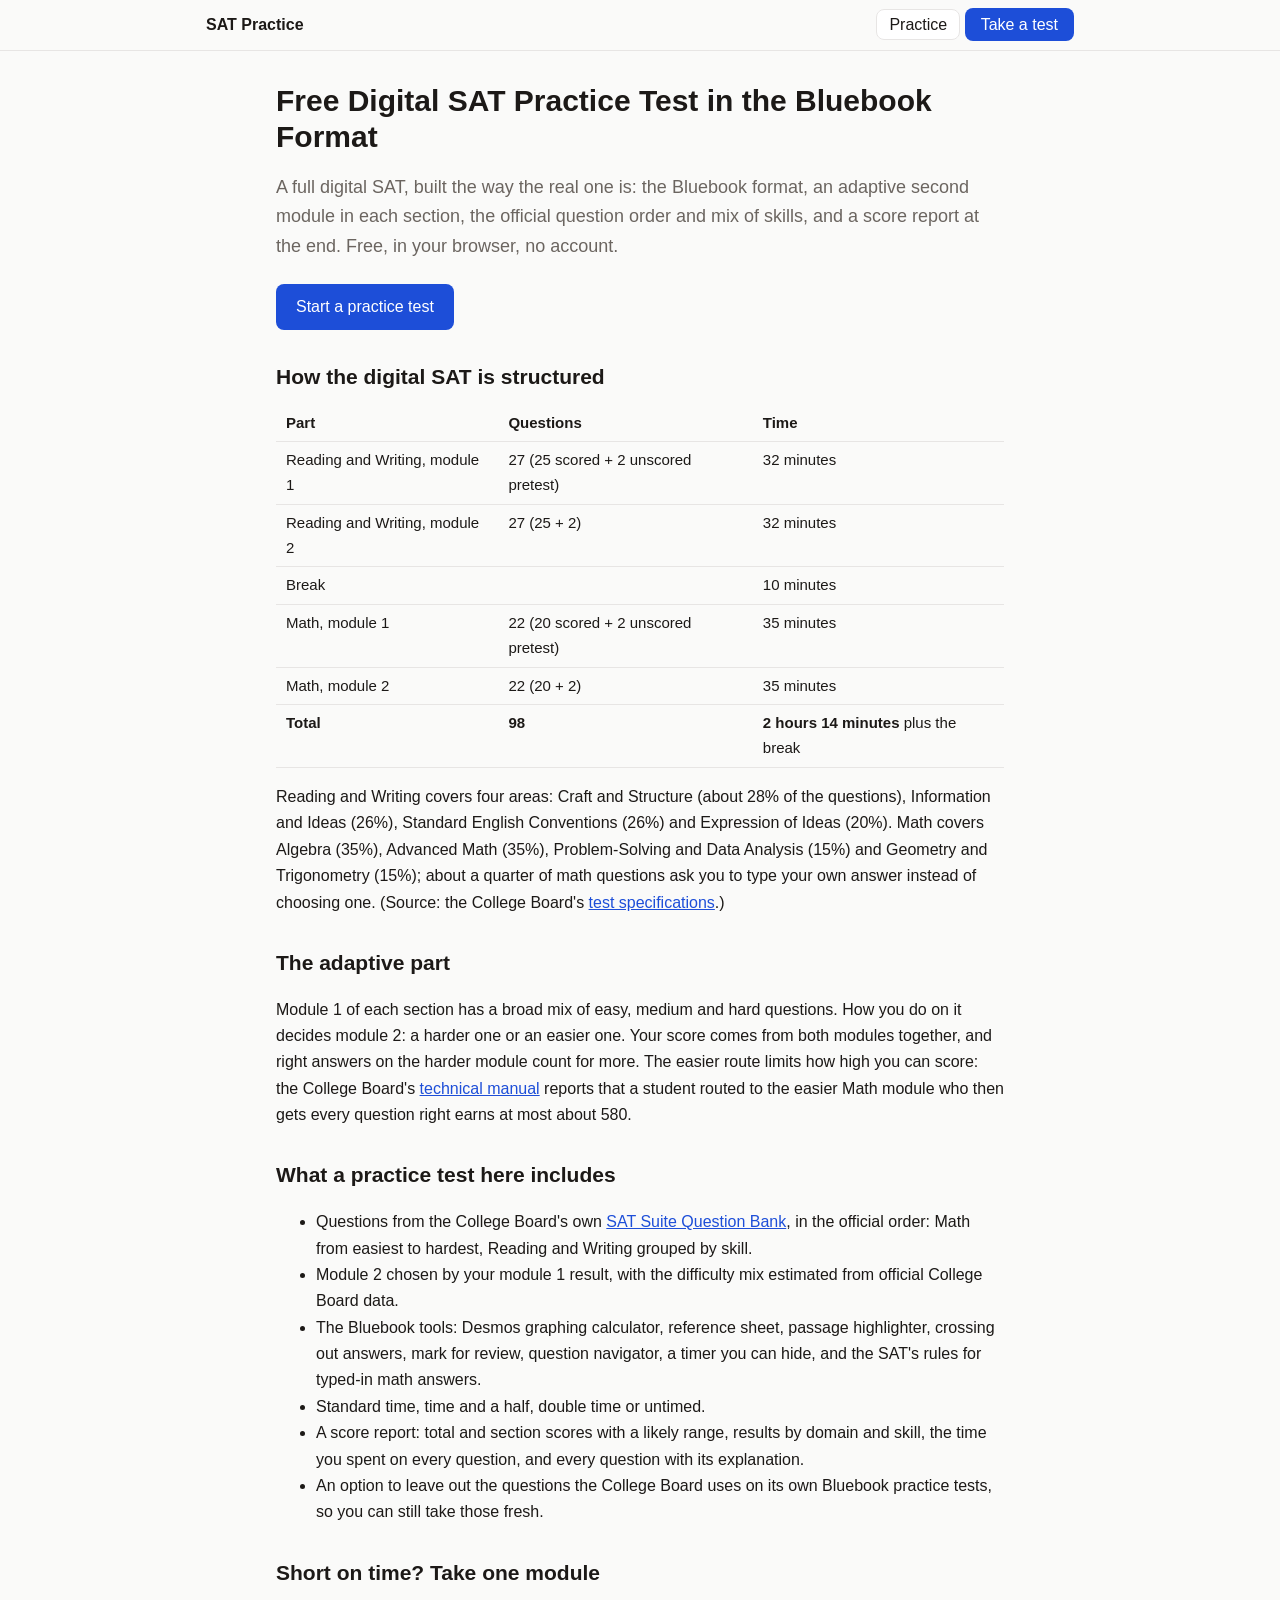
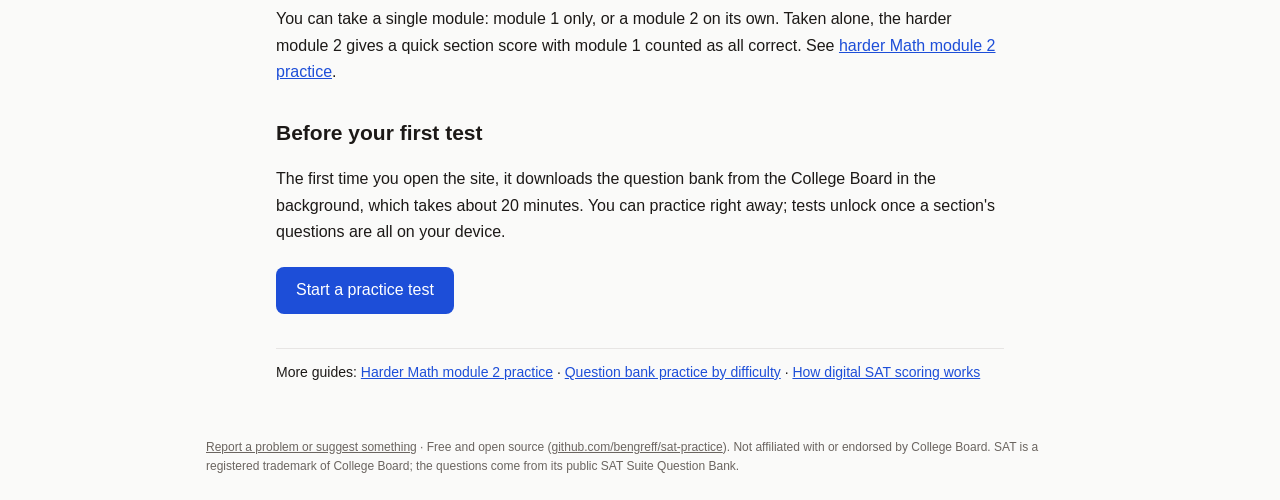
<file: guides/digital-sat-practice-test.html>
<!doctype html>
<html lang="en">
<head>
<meta charset="utf-8">
<meta name="viewport" content="width=device-width, initial-scale=1">
<title>Free Digital SAT Practice Test in the Bluebook Format | SAT Practice</title>
<meta name="description" content="Take a free full-length digital SAT practice test: two Reading and Writing modules, two Math modules, an adaptive second module, Desmos, and a full score report.">
<link rel="canonical" href="https://bengreff.github.io/sat-practice/guides/digital-sat-practice-test.html">
<meta name="theme-color" content="#1d4ed8">
<meta name="color-scheme" content="light dark">
<meta property="og:type" content="article">
<meta property="og:site_name" content="SAT Practice">
<meta property="og:title" content="Free Digital SAT Practice Test in the Bluebook Format">
<meta property="og:description" content="Take a free full-length digital SAT practice test: two Reading and Writing modules, two Math modules, an adaptive second module, Desmos, and a full score report.">
<meta property="og:image" content="https://bengreff.github.io/sat-practice/docs/preview.png">
<meta property="og:url" content="https://bengreff.github.io/sat-practice/guides/digital-sat-practice-test.html">
<meta name="twitter:card" content="summary_large_image">
<link rel="icon" href="../icon.svg" type="image/svg+xml">
<link rel="stylesheet" href="../app/style.css">
<script type="application/ld+json">
{"@context": "https://schema.org", "@type": "Article", "headline": "Free Digital SAT Practice Test in the Bluebook Format", "description": "Take a free full-length digital SAT practice test: two Reading and Writing modules, two Math modules, an adaptive second module, Desmos, and a full score report.", "url": "https://bengreff.github.io/sat-practice/guides/digital-sat-practice-test.html", "dateModified": "2026-10-13", "author": {"@type": "Person", "name": "bengreff", "url": "https://github.com/bengreff"}, "publisher": {"@type": "Organization", "name": "SAT Practice", "url": "https://bengreff.github.io/sat-practice/"}, "isPartOf": {"@type": "WebSite", "name": "SAT Practice", "url": "https://bengreff.github.io/sat-practice/"}}
</script>
</head>
<body>
<header class="guide-top"><div class="wrap"><a class="home" href="../">SAT Practice</a>
  <span><a class="btn-lite" href="../#practice">Practice</a> <a class="btn" href="../#tests">Take a test</a></span></div></header>
<main class="guide">
<h1>Free Digital SAT Practice Test in the Bluebook Format</h1>
<p class="lede">A full digital SAT, built the way the real one is: the Bluebook format, an adaptive second module in each section,
the official question order and mix of skills, and a score report at the end. Free, in your browser, no account.</p>
<p class="cta"><a class="btn" href="../#tests">Start a practice test</a></p>
<h2>How the digital SAT is structured</h2>
<table><tr><th>Part</th><th>Questions</th><th>Time</th></tr>
<tr><td>Reading and Writing, module 1</td><td>27 (25 scored + 2 unscored pretest)</td><td>32 minutes</td></tr>
<tr><td>Reading and Writing, module 2</td><td>27 (25 + 2)</td><td>32 minutes</td></tr>
<tr><td>Break</td><td></td><td>10 minutes</td></tr>
<tr><td>Math, module 1</td><td>22 (20 scored + 2 unscored pretest)</td><td>35 minutes</td></tr>
<tr><td>Math, module 2</td><td>22 (20 + 2)</td><td>35 minutes</td></tr>
<tr><td><b>Total</b></td><td><b>98</b></td><td><b>2 hours 14 minutes</b> plus the break</td></tr></table>
<p>Reading and Writing covers four areas: Craft and Structure (about 28% of the questions), Information and Ideas (26%),
Standard English Conventions (26%) and Expression of Ideas (20%). Math covers Algebra (35%), Advanced Math (35%),
Problem-Solving and Data Analysis (15%) and Geometry and Trigonometry (15%); about a quarter of math questions ask you to type
your own answer instead of choosing one. (Source: the College Board's <a href="https://satsuite.collegeboard.org/media/pdf/digital-sat-test-spec-overview.pdf">test specifications</a>.)</p>
<h2>The adaptive part</h2>
<p>Module 1 of each section has a broad mix of easy, medium and hard questions. How you do on it decides module 2: a harder one
or an easier one. Your score comes from both modules together, and right answers on the harder module count for more. The easier
route limits how high you can score: the College Board's <a href="https://research.collegeboard.org/media/pdf/Digital%20SAT%20Suite%20of%20Assessments%20Technical%20Manual-FINAL.pdf">technical manual</a> reports that a student routed to the
easier Math module who then gets every question right earns at most about 580.</p>
<h2>What a practice test here includes</h2>
<ul>
<li>Questions from the College Board's own <a href="https://satsuitequestionbank.collegeboard.org/">SAT Suite Question Bank</a>, in the official order: Math from easiest to
hardest, Reading and Writing grouped by skill.</li>
<li>Module 2 chosen by your module 1 result, with the difficulty mix estimated from official College Board data.</li>
<li>The Bluebook tools: Desmos graphing calculator, reference sheet, passage highlighter, crossing out answers, mark for review,
question navigator, a timer you can hide, and the SAT's rules for typed-in math answers.</li>
<li>Standard time, time and a half, double time or untimed.</li>
<li>A score report: total and section scores with a likely range, results by domain and skill, the time you spent on every
question, and every question with its explanation.</li>
<li>An option to leave out the questions the College Board uses on its own Bluebook practice tests, so you can still take those
fresh.</li></ul>
<h2>Short on time? Take one module</h2>
<p>You can take a single module: module 1 only, or a module 2 on its own. Taken alone, the harder module 2 gives a quick section
score with module 1 counted as all correct. See <a href="harder-math-module-2.html">harder Math module 2 practice</a>.</p>
<h2>Before your first test</h2>
<p>The first time you open the site, it downloads the question bank from the College Board in the background, which takes about
20 minutes. You can practice right away; tests unlock once a section's questions are all on your device.</p>
<p class="cta"><a class="btn" href="../#tests">Start a practice test</a></p>
<p class="related">More guides: <a href="harder-math-module-2.html">Harder Math module 2 practice</a> · <a href="sat-question-bank-practice.html">Question bank practice by difficulty</a> · <a href="how-digital-sat-scoring-works.html">How digital SAT scoring works</a></p>
</main>
<footer class="wrap foot"><a href="https://github.com/bengreff/sat-practice/issues/new" target="_blank" rel="noopener">Report a problem or suggest something</a>
  · Free and open source (<a href="https://github.com/bengreff/sat-practice">github.com/bengreff/sat-practice</a>).
  Not affiliated with or endorsed by College Board. SAT is a registered trademark of College Board; the questions come from
  its public SAT Suite Question Bank.</footer>
</body>
</html>
</file>
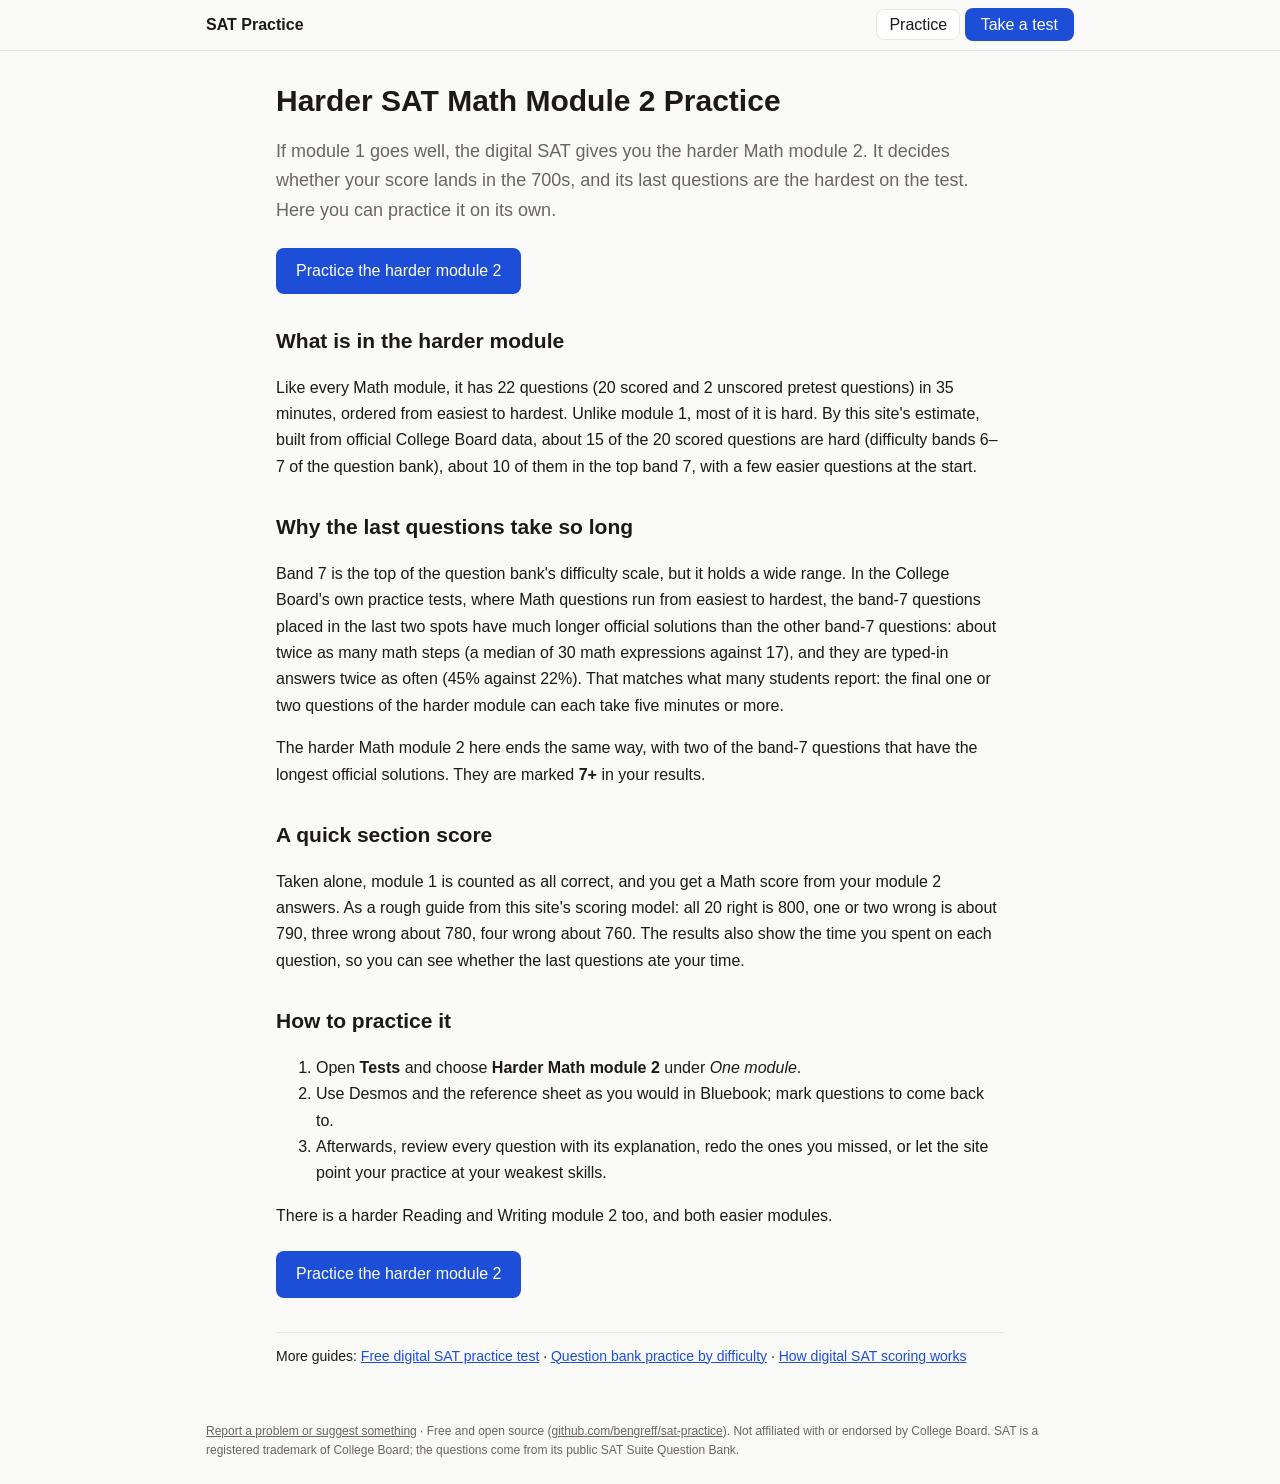
<file: guides/harder-math-module-2.html>
<!doctype html>
<html lang="en">
<head>
<meta charset="utf-8">
<meta name="viewport" content="width=device-width, initial-scale=1">
<title>Harder SAT Math Module 2 Practice | SAT Practice</title>
<meta name="description" content="Practice the harder digital SAT Math module 2 on its own: 22 questions in 35 minutes, ending with the hardest questions in the SAT question bank, with a section score.">
<link rel="canonical" href="https://bengreff.github.io/sat-practice/guides/harder-math-module-2.html">
<meta name="theme-color" content="#1d4ed8">
<meta name="color-scheme" content="light dark">
<meta property="og:type" content="article">
<meta property="og:site_name" content="SAT Practice">
<meta property="og:title" content="Harder SAT Math Module 2 Practice">
<meta property="og:description" content="Practice the harder digital SAT Math module 2 on its own: 22 questions in 35 minutes, ending with the hardest questions in the SAT question bank, with a section score.">
<meta property="og:image" content="https://bengreff.github.io/sat-practice/docs/preview.png">
<meta property="og:url" content="https://bengreff.github.io/sat-practice/guides/harder-math-module-2.html">
<meta name="twitter:card" content="summary_large_image">
<link rel="icon" href="../icon.svg" type="image/svg+xml">
<link rel="stylesheet" href="../app/style.css">
<script type="application/ld+json">
{"@context": "https://schema.org", "@type": "Article", "headline": "Harder SAT Math Module 2 Practice", "description": "Practice the harder digital SAT Math module 2 on its own: 22 questions in 35 minutes, ending with the hardest questions in the SAT question bank, with a section score.", "url": "https://bengreff.github.io/sat-practice/guides/harder-math-module-2.html", "dateModified": "2026-10-13", "author": {"@type": "Person", "name": "bengreff", "url": "https://github.com/bengreff"}, "publisher": {"@type": "Organization", "name": "SAT Practice", "url": "https://bengreff.github.io/sat-practice/"}, "isPartOf": {"@type": "WebSite", "name": "SAT Practice", "url": "https://bengreff.github.io/sat-practice/"}}
</script>
</head>
<body>
<header class="guide-top"><div class="wrap"><a class="home" href="../">SAT Practice</a>
  <span><a class="btn-lite" href="../#practice">Practice</a> <a class="btn" href="../#tests">Take a test</a></span></div></header>
<main class="guide">
<h1>Harder SAT Math Module 2 Practice</h1>
<p class="lede">If module 1 goes well, the digital SAT gives you the harder Math module 2. It decides whether your score lands in
the 700s, and its last questions are the hardest on the test. Here you can practice it on its own.</p>
<p class="cta"><a class="btn" href="../#tests">Practice the harder module 2</a></p>
<h2>What is in the harder module</h2>
<p>Like every Math module, it has 22 questions (20 scored and 2 unscored pretest questions) in 35 minutes, ordered from easiest to
hardest. Unlike module 1, most of it is hard. By this site's estimate, built from official College Board data, about 15 of the 20
scored questions are hard (difficulty bands 6–7 of the question bank), about 10 of them in the top band 7, with a few easier
questions at the start.</p>
<h2>Why the last questions take so long</h2>
<p>Band 7 is the top of the question bank's difficulty scale, but it holds a wide range. In the College Board's own practice
tests, where Math questions run from easiest to hardest, the band-7 questions placed in the last two spots have much longer
official solutions than the other band-7 questions: about twice as many math steps (a median of 30 math expressions against 17),
and they are typed-in answers twice as often (45% against 22%). That matches what many students report: the final one or two
questions of the harder module can each take five minutes or more.</p>
<p>The harder Math module 2 here ends the same way, with two of the band-7 questions that have the longest official solutions.
They are marked <b>7+</b> in your results.</p>
<h2>A quick section score</h2>
<p>Taken alone, module 1 is counted as all correct, and you get a Math score from your module 2 answers. As a rough guide from
this site's scoring model: all 20 right is 800, one or two wrong is about 790, three wrong about 780, four wrong about 760. The
results also show the time you spent on each question, so you can see whether the last questions ate your time.</p>
<h2>How to practice it</h2>
<ol><li>Open <b>Tests</b> and choose <b>Harder Math module 2</b> under <i>One module</i>.</li>
<li>Use Desmos and the reference sheet as you would in Bluebook; mark questions to come back to.</li>
<li>Afterwards, review every question with its explanation, redo the ones you missed, or let the site point your practice at your
weakest skills.</li></ol>
<p>There is a harder Reading and Writing module 2 too, and both easier modules.</p>
<p class="cta"><a class="btn" href="../#tests">Practice the harder module 2</a></p>
<p class="related">More guides: <a href="digital-sat-practice-test.html">Free digital SAT practice test</a> · <a href="sat-question-bank-practice.html">Question bank practice by difficulty</a> · <a href="how-digital-sat-scoring-works.html">How digital SAT scoring works</a></p>
</main>
<footer class="wrap foot"><a href="https://github.com/bengreff/sat-practice/issues/new" target="_blank" rel="noopener">Report a problem or suggest something</a>
  · Free and open source (<a href="https://github.com/bengreff/sat-practice">github.com/bengreff/sat-practice</a>).
  Not affiliated with or endorsed by College Board. SAT is a registered trademark of College Board; the questions come from
  its public SAT Suite Question Bank.</footer>
</body>
</html>
</file>
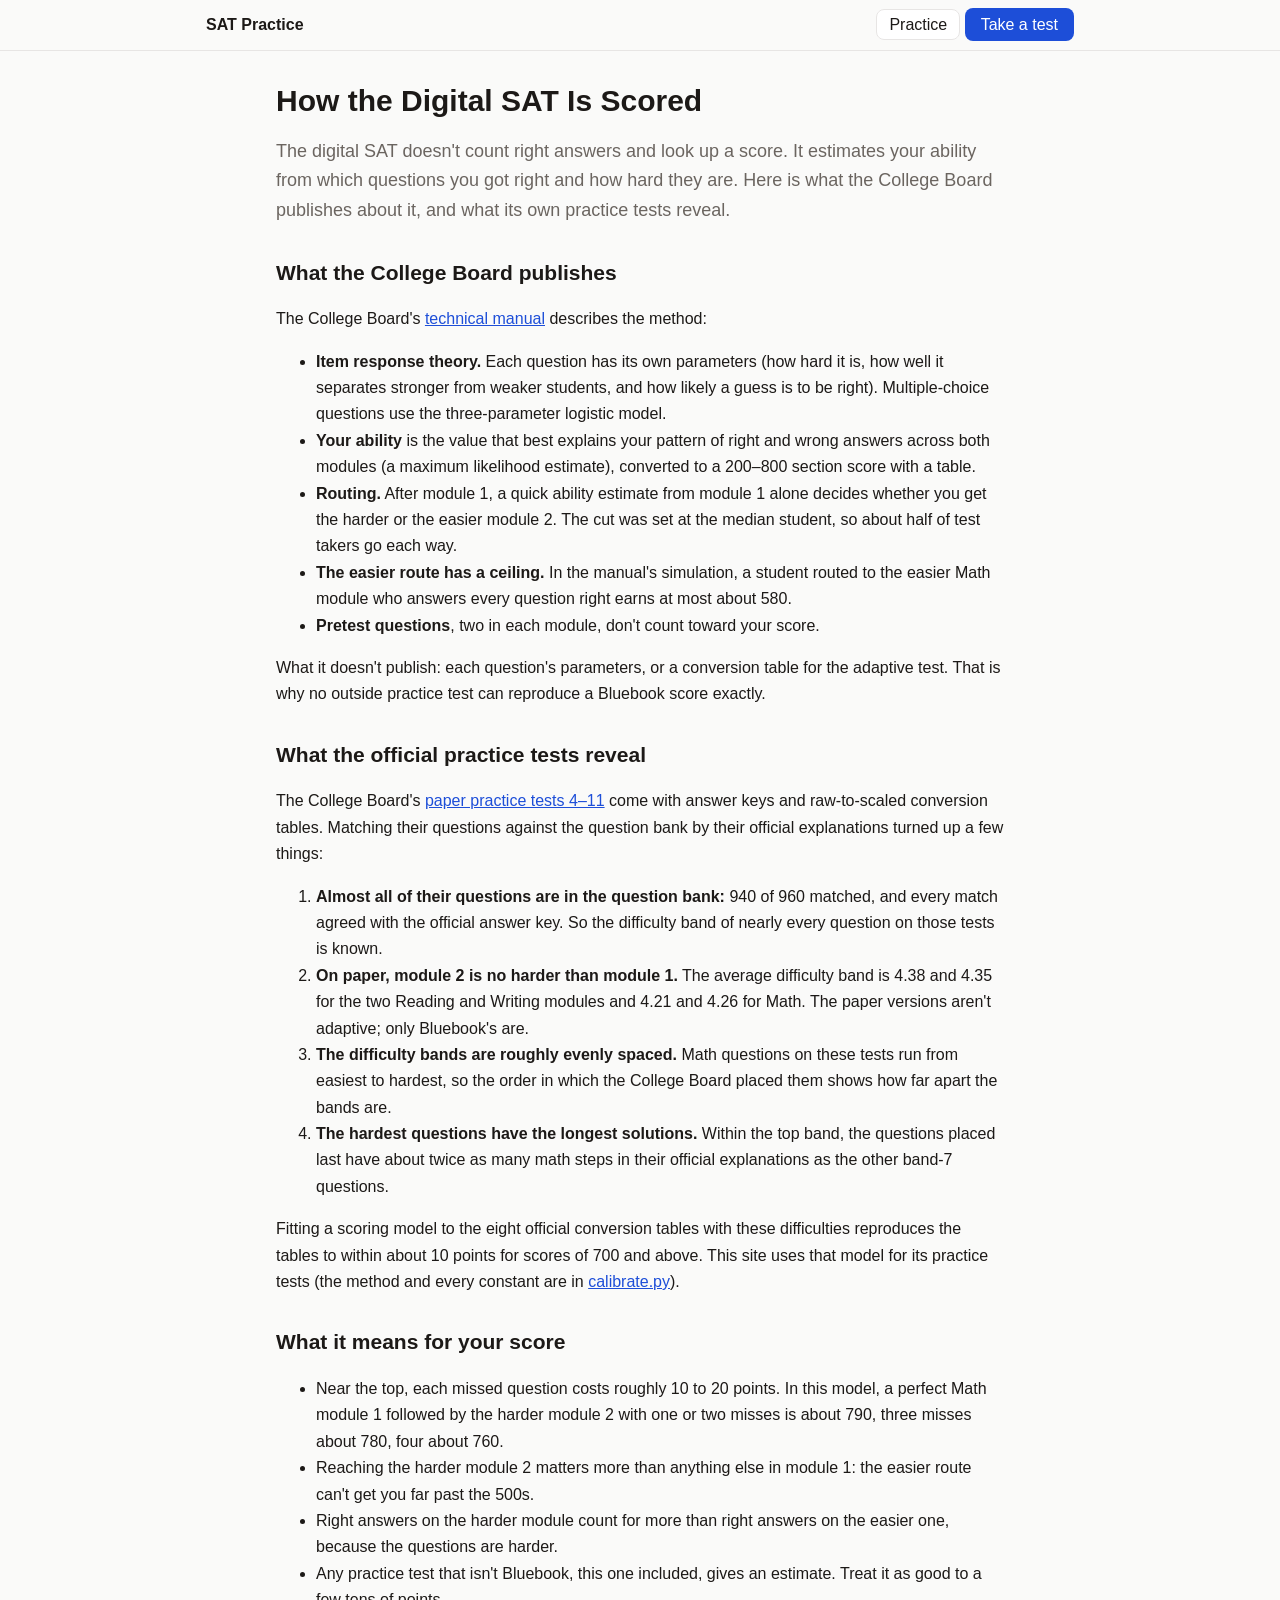
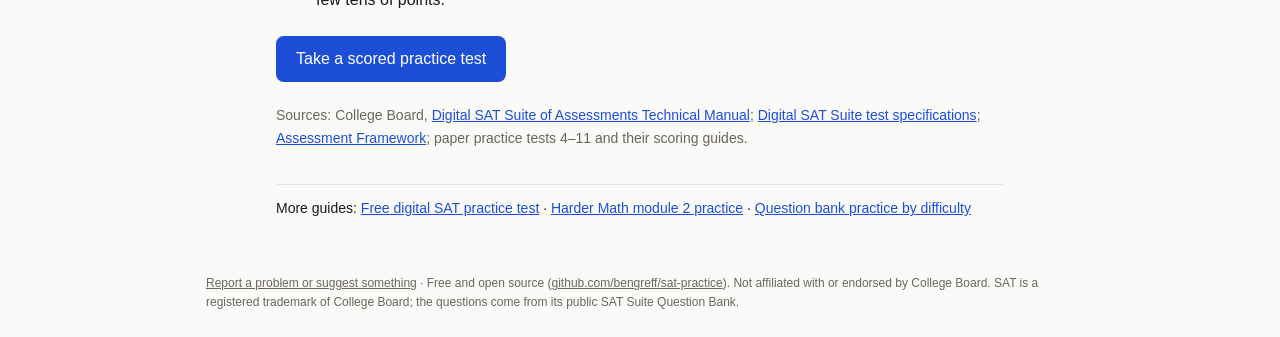
<file: guides/how-digital-sat-scoring-works.html>
<!doctype html>
<html lang="en">
<head>
<meta charset="utf-8">
<meta name="viewport" content="width=device-width, initial-scale=1">
<title>How the Digital SAT Is Scored | SAT Practice</title>
<meta name="description" content="How the digital SAT is scored with item response theory and adaptive modules, and what the official College Board data reveals about difficulty and routing.">
<link rel="canonical" href="https://bengreff.github.io/sat-practice/guides/how-digital-sat-scoring-works.html">
<meta name="theme-color" content="#1d4ed8">
<meta name="color-scheme" content="light dark">
<meta property="og:type" content="article">
<meta property="og:site_name" content="SAT Practice">
<meta property="og:title" content="How the Digital SAT Is Scored">
<meta property="og:description" content="How the digital SAT is scored with item response theory and adaptive modules, and what the official College Board data reveals about difficulty and routing.">
<meta property="og:image" content="https://bengreff.github.io/sat-practice/docs/preview.png">
<meta property="og:url" content="https://bengreff.github.io/sat-practice/guides/how-digital-sat-scoring-works.html">
<meta name="twitter:card" content="summary_large_image">
<link rel="icon" href="../icon.svg" type="image/svg+xml">
<link rel="stylesheet" href="../app/style.css">
<script type="application/ld+json">
{"@context": "https://schema.org", "@type": "Article", "headline": "How the Digital SAT Is Scored", "description": "How the digital SAT is scored with item response theory and adaptive modules, and what the official College Board data reveals about difficulty and routing.", "url": "https://bengreff.github.io/sat-practice/guides/how-digital-sat-scoring-works.html", "dateModified": "2026-10-13", "author": {"@type": "Person", "name": "bengreff", "url": "https://github.com/bengreff"}, "publisher": {"@type": "Organization", "name": "SAT Practice", "url": "https://bengreff.github.io/sat-practice/"}, "isPartOf": {"@type": "WebSite", "name": "SAT Practice", "url": "https://bengreff.github.io/sat-practice/"}}
</script>
</head>
<body>
<header class="guide-top"><div class="wrap"><a class="home" href="../">SAT Practice</a>
  <span><a class="btn-lite" href="../#practice">Practice</a> <a class="btn" href="../#tests">Take a test</a></span></div></header>
<main class="guide">
<h1>How the Digital SAT Is Scored</h1>
<p class="lede">The digital SAT doesn't count right answers and look up a score. It estimates your ability from which questions
you got right and how hard they are. Here is what the College Board publishes about it, and what its own practice tests reveal.</p>
<h2>What the College Board publishes</h2>
<p>The College Board's <a href="https://research.collegeboard.org/media/pdf/Digital%20SAT%20Suite%20of%20Assessments%20Technical%20Manual-FINAL.pdf">technical manual</a> describes the method:</p>
<ul><li><b>Item response theory.</b> Each question has its own parameters (how hard it is, how well it separates stronger from
weaker students, and how likely a guess is to be right). Multiple-choice questions use the three-parameter logistic model.</li>
<li><b>Your ability</b> is the value that best explains your pattern of right and wrong answers across both modules (a maximum
likelihood estimate), converted to a 200–800 section score with a table.</li>
<li><b>Routing.</b> After module 1, a quick ability estimate from module 1 alone decides whether you get the harder or the easier
module 2. The cut was set at the median student, so about half of test takers go each way.</li>
<li><b>The easier route has a ceiling.</b> In the manual's simulation, a student routed to the easier Math module who answers every
question right earns at most about 580.</li>
<li><b>Pretest questions</b>, two in each module, don't count toward your score.</li></ul>
<p>What it doesn't publish: each question's parameters, or a conversion table for the adaptive test. That is why no outside
practice test can reproduce a Bluebook score exactly.</p>
<h2>What the official practice tests reveal</h2>
<p>The College Board's <a href="https://satsuite.collegeboard.org/practice/practice-tests/paper">paper practice tests 4–11</a> come with answer keys and raw-to-scaled conversion tables.
Matching their questions against the question bank by their official explanations turned up a few things:</p>
<ol><li><b>Almost all of their questions are in the question bank:</b> 940 of 960 matched, and every match agreed with the
official answer key. So the difficulty band of nearly every question on those tests is known.</li>
<li><b>On paper, module 2 is no harder than module 1.</b> The average difficulty band is 4.38 and 4.35 for the two Reading and
Writing modules and 4.21 and 4.26 for Math. The paper versions aren't adaptive; only Bluebook's are.</li>
<li><b>The difficulty bands are roughly evenly spaced.</b> Math questions on these tests run from easiest to hardest, so the
order in which the College Board placed them shows how far apart the bands are.</li>
<li><b>The hardest questions have the longest solutions.</b> Within the top band, the questions placed last have about twice as
many math steps in their official explanations as the other band-7 questions.</li></ol>
<p>Fitting a scoring model to the eight official conversion tables with these difficulties reproduces the tables to within about
10 points for scores of 700 and above. This site uses that model for its practice tests (the method and every constant are in
<a href="https://github.com/bengreff/sat-practice/blob/main/tools/calibrate.py">calibrate.py</a>).</p>
<h2>What it means for your score</h2>
<ul><li>Near the top, each missed question costs roughly 10 to 20 points. In this model, a perfect Math module 1 followed by the
harder module 2 with one or two misses is about 790, three misses about 780, four about 760.</li>
<li>Reaching the harder module 2 matters more than anything else in module 1: the easier route can't get you far past the 500s.</li>
<li>Right answers on the harder module count for more than right answers on the easier one, because the questions are harder.</li>
<li>Any practice test that isn't Bluebook, this one included, gives an estimate. Treat it as good to a few tens of points.</li></ul>
<p class="cta"><a class="btn" href="../#tests">Take a scored practice test</a></p>
<p class="note">Sources: College Board, <a href="https://research.collegeboard.org/media/pdf/Digital%20SAT%20Suite%20of%20Assessments%20Technical%20Manual-FINAL.pdf">Digital SAT Suite of Assessments Technical Manual</a>;
<a href="https://satsuite.collegeboard.org/media/pdf/digital-sat-test-spec-overview.pdf">Digital SAT Suite test specifications</a>; <a href="https://satsuite.collegeboard.org/media/pdf/assessment-framework-for-digital-sat-suite.pdf">Assessment Framework</a>; paper practice tests 4–11
and their scoring guides.</p>
<p class="related">More guides: <a href="digital-sat-practice-test.html">Free digital SAT practice test</a> · <a href="harder-math-module-2.html">Harder Math module 2 practice</a> · <a href="sat-question-bank-practice.html">Question bank practice by difficulty</a></p>
</main>
<footer class="wrap foot"><a href="https://github.com/bengreff/sat-practice/issues/new" target="_blank" rel="noopener">Report a problem or suggest something</a>
  · Free and open source (<a href="https://github.com/bengreff/sat-practice">github.com/bengreff/sat-practice</a>).
  Not affiliated with or endorsed by College Board. SAT is a registered trademark of College Board; the questions come from
  its public SAT Suite Question Bank.</footer>
</body>
</html>
</file>
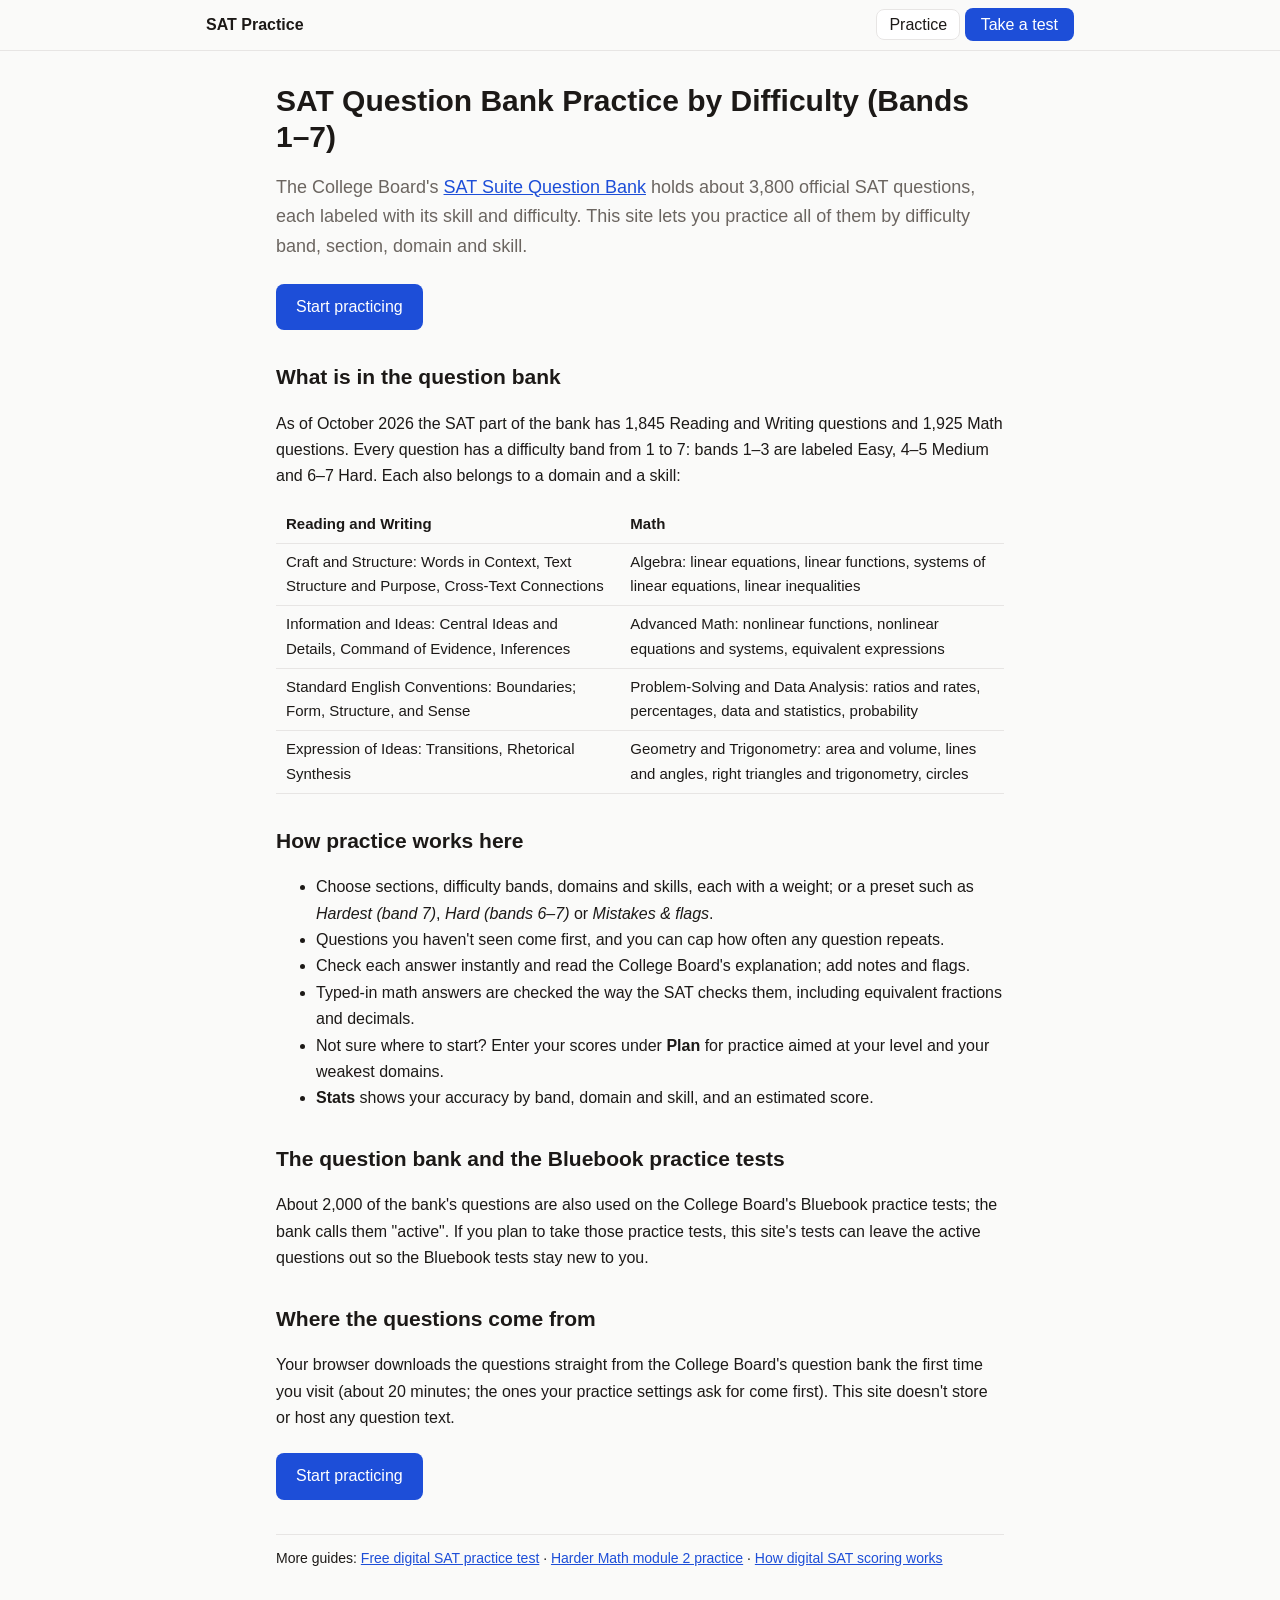
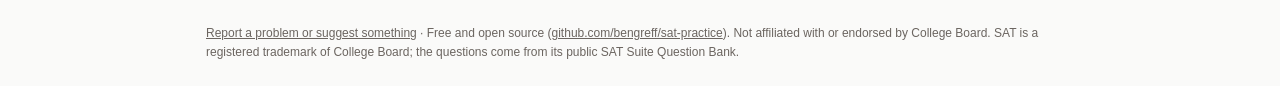
<file: guides/sat-question-bank-practice.html>
<!doctype html>
<html lang="en">
<head>
<meta charset="utf-8">
<meta name="viewport" content="width=device-width, initial-scale=1">
<title>SAT Question Bank Practice by Difficulty (Bands 1–7) | SAT Practice</title>
<meta name="description" content="Practice all SAT Suite Question Bank questions by section, domain, skill and difficulty band 1–7, with the official explanations. Free, no account.">
<link rel="canonical" href="https://bengreff.github.io/sat-practice/guides/sat-question-bank-practice.html">
<meta name="theme-color" content="#1d4ed8">
<meta name="color-scheme" content="light dark">
<meta property="og:type" content="article">
<meta property="og:site_name" content="SAT Practice">
<meta property="og:title" content="SAT Question Bank Practice by Difficulty (Bands 1–7)">
<meta property="og:description" content="Practice all SAT Suite Question Bank questions by section, domain, skill and difficulty band 1–7, with the official explanations. Free, no account.">
<meta property="og:image" content="https://bengreff.github.io/sat-practice/docs/preview.png">
<meta property="og:url" content="https://bengreff.github.io/sat-practice/guides/sat-question-bank-practice.html">
<meta name="twitter:card" content="summary_large_image">
<link rel="icon" href="../icon.svg" type="image/svg+xml">
<link rel="stylesheet" href="../app/style.css">
<script type="application/ld+json">
{"@context": "https://schema.org", "@type": "Article", "headline": "SAT Question Bank Practice by Difficulty (Bands 1–7)", "description": "Practice all SAT Suite Question Bank questions by section, domain, skill and difficulty band 1–7, with the official explanations. Free, no account.", "url": "https://bengreff.github.io/sat-practice/guides/sat-question-bank-practice.html", "dateModified": "2026-10-13", "author": {"@type": "Person", "name": "bengreff", "url": "https://github.com/bengreff"}, "publisher": {"@type": "Organization", "name": "SAT Practice", "url": "https://bengreff.github.io/sat-practice/"}, "isPartOf": {"@type": "WebSite", "name": "SAT Practice", "url": "https://bengreff.github.io/sat-practice/"}}
</script>
</head>
<body>
<header class="guide-top"><div class="wrap"><a class="home" href="../">SAT Practice</a>
  <span><a class="btn-lite" href="../#practice">Practice</a> <a class="btn" href="../#tests">Take a test</a></span></div></header>
<main class="guide">
<h1>SAT Question Bank Practice by Difficulty (Bands 1–7)</h1>
<p class="lede">The College Board's <a href="https://satsuitequestionbank.collegeboard.org/">SAT Suite Question Bank</a> holds about 3,800 official SAT questions, each
labeled with its skill and difficulty. This site lets you practice all of them by difficulty band, section, domain and skill.</p>
<p class="cta"><a class="btn" href="../#practice">Start practicing</a></p>
<h2>What is in the question bank</h2>
<p>As of October 2026 the SAT part of the bank has 1,845 Reading and Writing questions and 1,925 Math questions. Every question
has a difficulty band from 1 to 7: bands 1–3 are labeled Easy, 4–5 Medium and 6–7 Hard. Each also belongs to a domain and a skill:</p>
<table><tr><th>Reading and Writing</th><th>Math</th></tr>
<tr><td>Craft and Structure: Words in Context, Text Structure and Purpose, Cross-Text Connections</td>
<td>Algebra: linear equations, linear functions, systems of linear equations, linear inequalities</td></tr>
<tr><td>Information and Ideas: Central Ideas and Details, Command of Evidence, Inferences</td>
<td>Advanced Math: nonlinear functions, nonlinear equations and systems, equivalent expressions</td></tr>
<tr><td>Standard English Conventions: Boundaries; Form, Structure, and Sense</td>
<td>Problem-Solving and Data Analysis: ratios and rates, percentages, data and statistics, probability</td></tr>
<tr><td>Expression of Ideas: Transitions, Rhetorical Synthesis</td>
<td>Geometry and Trigonometry: area and volume, lines and angles, right triangles and trigonometry, circles</td></tr></table>
<h2>How practice works here</h2>
<ul><li>Choose sections, difficulty bands, domains and skills, each with a weight; or a preset such as <i>Hardest (band 7)</i>,
<i>Hard (bands 6–7)</i> or <i>Mistakes &amp; flags</i>.</li>
<li>Questions you haven't seen come first, and you can cap how often any question repeats.</li>
<li>Check each answer instantly and read the College Board's explanation; add notes and flags.</li>
<li>Typed-in math answers are checked the way the SAT checks them, including equivalent fractions and decimals.</li>
<li>Not sure where to start? Enter your scores under <b>Plan</b> for practice aimed at your level and your weakest domains.</li>
<li><b>Stats</b> shows your accuracy by band, domain and skill, and an estimated score.</li></ul>
<h2>The question bank and the Bluebook practice tests</h2>
<p>About 2,000 of the bank's questions are also used on the College Board's Bluebook practice tests; the bank calls them
"active". If you plan to take those practice tests, this site's tests can leave the active questions out so the Bluebook tests
stay new to you.</p>
<h2>Where the questions come from</h2>
<p>Your browser downloads the questions straight from the College Board's question bank the first time you visit (about 20
minutes; the ones your practice settings ask for come first). This site doesn't store or host any question text.</p>
<p class="cta"><a class="btn" href="../#practice">Start practicing</a></p>
<p class="related">More guides: <a href="digital-sat-practice-test.html">Free digital SAT practice test</a> · <a href="harder-math-module-2.html">Harder Math module 2 practice</a> · <a href="how-digital-sat-scoring-works.html">How digital SAT scoring works</a></p>
</main>
<footer class="wrap foot"><a href="https://github.com/bengreff/sat-practice/issues/new" target="_blank" rel="noopener">Report a problem or suggest something</a>
  · Free and open source (<a href="https://github.com/bengreff/sat-practice">github.com/bengreff/sat-practice</a>).
  Not affiliated with or endorsed by College Board. SAT is a registered trademark of College Board; the questions come from
  its public SAT Suite Question Bank.</footer>
</body>
</html>
</file>
<file: app/style.css>
:root {
  --bg:#fafaf9; --card:#fff; --text:#1c1917; --muted:#6b6560; --line:#e7e5e4; --soft:#f5f5f4;
  --accent:#1d4ed8; --accent-soft:#dbeafe; --ok:#15803d; --okbg:#f0fdf4; --bad:#b91c1c; --badbg:#fef2f2; --warn:#b45309;
  --grid:#e7e5e4; --shadow:0 8px 30px rgba(0,0,0,.12);
}
@media (prefers-color-scheme: dark) {
  :root {
    --bg:#0c0a09; --card:#1c1917; --text:#f5f5f4; --muted:#a8a29e; --line:#2e2a27; --soft:#262220;
    --accent:#60a5fa; --accent-soft:#1e3a5f; --ok:#4ade80; --okbg:#052e16; --bad:#f87171; --badbg:#3f0d0d; --warn:#fbbf24;
    --grid:#2e2a27; --shadow:0 8px 30px rgba(0,0,0,.5);
  }
  .q-body svg, .stimulus svg, .rationale svg, .q-body img:not(.math-img), .stimulus img:not(.math-img), .rationale img:not(.math-img) { background:#fff; border-radius:6px; color:#000; }
  img.math-img { filter:invert(.93); }
  .btn { color:#0c0a09 !important; }
}
* { box-sizing:border-box; }
[hidden] { display:none !important; }
html { -webkit-text-size-adjust:100%; }
body { margin:0; background:var(--bg); color:var(--text); font:16px/1.6 -apple-system, BlinkMacSystemFont, "Segoe UI", Roboto, sans-serif; }
a { color:var(--accent); }
.wrap { max-width:900px; margin:0 auto; padding:0 16px; }
main.wrap { padding-top:16px; padding-bottom:64px; }
select, button, input, textarea { font:inherit; color:inherit; }
select, input[type=number], input[type=date], input[type=search] { background:var(--card); border:1px solid var(--line); border-radius:6px; padding:4px 8px; max-width:100%; }
h3 { font-size:15px; margin:22px 0 8px; }
.muted { color:var(--muted); } .small { font-size:13px; } .ok { color:var(--ok); } .bad { color:var(--bad); }
pre { background:var(--soft); border:1px solid var(--line); border-radius:6px; padding:8px 10px; overflow-x:auto; font-size:13px; }
code { font-size:.92em; }

/* header */
header.top { position:sticky; top:0; z-index:20; background:var(--bg); border-bottom:1px solid var(--line); }
.top-inner { display:flex; align-items:center; gap:14px; flex-wrap:wrap; padding-top:10px; padding-bottom:10px; }
h1 { font-size:17px; margin:0; font-weight:650; }
nav { display:flex; gap:2px; flex-wrap:wrap; }
nav button { background:none; border:0; padding:5px 10px; border-radius:6px; cursor:pointer; color:var(--muted); font-weight:500; }
nav button.on { background:var(--card); color:var(--text); box-shadow:0 0 0 1px var(--line); }
#sync { margin-left:auto; font-size:13px; color:var(--warn); }
#sync.linked { color:var(--ok); }
#dl { position:relative; border-top:1px solid var(--line); font-size:13px; color:var(--muted); }
#dl .dl-fill { position:absolute; left:0; top:0; bottom:0; width:0; background:var(--accent-soft); transition:width .3s; }
#dl .dl-text { position:relative; padding-top:4px; padding-bottom:4px; }
body.testing nav, body.testing #dl, body.testing .foot, body.testing .about { display:none; }
.about { font-size:13px; color:var(--muted); border-top:1px solid var(--line); padding-top:12px; margin-bottom:8px; }
.about h2 { font-size:14px; color:var(--text); margin:0 0 6px; } .about p { margin:0 0 8px; max-width:900px; }
.foot { font-size:12px; color:var(--muted); padding-bottom:24px; } .foot a { color:inherit; }

/* generic */
.bar-top { display:flex; justify-content:space-between; align-items:center; gap:12px; flex-wrap:wrap; margin-bottom:12px; color:var(--muted); font-size:14px; font-variant-numeric:tabular-nums; }
.bar-top b { color:var(--text); }
.card { background:var(--card); border:1px solid var(--line); border-radius:10px; padding:24px; }
.panel { background:var(--card); border:1px solid var(--line); border-radius:10px; padding:14px 18px; margin-bottom:14px; }
.panel h3 { margin-top:4px; }
.panel.danger { border-color:color-mix(in srgb, var(--bad) 40%, var(--line)); }
.btn { background:var(--accent); color:#fff; border:0; border-radius:8px; padding:8px 16px; cursor:pointer; font-weight:500; }
.btn:disabled { opacity:.4; cursor:default; }
.btn-lite { background:var(--card); border:1px solid var(--line); border-radius:8px; padding:6px 12px; cursor:pointer; }
.btn-lite:hover { border-color:var(--muted); }
.btn.small, .btn-lite.small { padding:3px 10px; font-size:13px; }
.filebtn { display:inline-block; }
.hint { margin-top:10px; font-size:12px; color:var(--muted); text-align:right; }
.chip { background:var(--card); border:1px solid var(--line); border-radius:999px; padding:3px 12px; cursor:pointer; font-size:13px; }
.chip:hover { border-color:var(--muted); } .chip.accent { border-color:var(--accent); color:var(--accent); }
.toast { position:fixed; left:50%; bottom:24px; transform:translateX(-50%); background:var(--text); color:var(--bg); padding:10px 16px; border-radius:8px; z-index:100; box-shadow:var(--shadow); max-width:90vw; font-size:14px; }
.empty { color:var(--muted); font-size:14px; padding:12px 14px; }
table.data { border-collapse:collapse; width:100%; font-size:14px; font-variant-numeric:tabular-nums; }
table.data th, table.data td { text-align:left; padding:6px 10px; border-bottom:1px solid var(--line); }
table.data tr[data-open] { cursor:pointer; } table.data tr[data-open]:hover { background:var(--soft); }
.table-wrap { overflow-x:auto; background:var(--card); border:1px solid var(--line); border-radius:10px; }

/* question */
.meta { font-size:13px; color:var(--muted); margin-bottom:10px; display:flex; justify-content:space-between; gap:10px; flex-wrap:wrap; }
.meta-r { display:flex; gap:8px; align-items:center; }
.band, .bandtag { font-size:11px; font-weight:600; padding:1px 7px; border-radius:10px; border:1px solid var(--line); white-space:nowrap; }
.band.b7, .bandtag.b7, .band.b6, .bandtag.b6 { color:var(--bad); border-color:var(--bad); }
.band.b4, .bandtag.b4, .band.b5, .bandtag.b5 { color:var(--warn); border-color:var(--warn); }
.q-tools { display:flex; gap:10px; align-items:center; margin-bottom:12px; font-size:13px; color:var(--muted); flex-wrap:wrap; }
.tool { background:none; border:1px solid var(--line); border-radius:6px; padding:2px 8px; cursor:pointer; display:inline-flex; gap:6px; align-items:center; color:var(--muted); font-size:13px; }
.tool.on, .flag.on, .mark.on { color:var(--bad); border-color:var(--bad); }
.elapsed { margin-left:auto; font-variant-numeric:tabular-nums; }
.stimulus { border-left:3px solid var(--line); padding-left:14px; margin-bottom:12px; }
.stimulus p:first-child, .stem p:first-child, .rationale p:first-child { margin-top:0; }
.stem { font-weight:500; }
figure { margin:12px 0; overflow-x:auto; }
.q-body svg, .stimulus svg, .rationale svg { max-width:100%; height:auto; }
.q-body img, .stimulus img, .rationale img { max-width:100%; }
/* Figures at their real size: older questions declare widths a quarter to half of the image's own size. */
.q-body img:not(.math-img), .stimulus img:not(.math-img), .rationale img:not(.math-img) { width:auto; height:auto; }
.q-body svg[role=img], .stimulus svg[role=img], .rationale svg[role=img] { min-width:min(340px, 100%); height:auto; }
.choice img:not(.math-img) { max-width:min(100%, 280px); }
img.math-img { vertical-align:middle; }
.q-body table, .stimulus table, .rationale table { border-collapse:collapse; margin:8px 0; font-size:14px; }
.q-body td, .q-body th, .stimulus td, .stimulus th, .rationale td, .rationale th { border:1px solid var(--line); padding:4px 10px; text-align:center; }
.sr-only { position:absolute; width:1px; height:1px; overflow:hidden; clip:rect(0 0 0 0); }
.italic { font-style:italic; }
math { font-size:1.08em; }
.choices { display:flex; flex-direction:column; gap:8px; margin-top:16px; }
.choice-row { display:flex; gap:8px; align-items:stretch; }
.choice { flex:1; display:flex; gap:12px; text-align:left; background:transparent; border:1px solid var(--line); border-radius:8px; padding:10px 14px; cursor:pointer; }
.choice:hover:not(:disabled) { border-color:var(--muted); }
.choice p { margin:0; } .choice .l { font-weight:600; min-width:1.2em; }
.choice.sel { border-color:var(--accent); box-shadow:0 0 0 1px var(--accent); }
.choice.right { border-color:var(--ok); background:var(--okbg); }
.choice.wrong { border-color:var(--bad); background:var(--badbg); }
.choice:disabled { cursor:default; }
.strike { display:none; width:34px; background:none; border:1px solid var(--line); border-radius:8px; cursor:pointer; color:var(--muted); font-weight:600; text-decoration:line-through; }
.elim-on .strike { display:block; }
.choice-row.struck .choice { opacity:.45; } .choice-row.struck .choice .c { text-decoration:line-through; }
.choice-row.struck .strike { color:var(--text); text-decoration:none; }
.spr { margin-top:16px; display:flex; flex-direction:column; gap:4px; }
.spr input { width:200px; padding:8px 10px; border:1px solid var(--line); border-radius:8px; background:transparent; }
.spr-hint { font-size:12px; color:var(--muted); }
.actions { margin-top:18px; display:flex; gap:12px; align-items:center; flex-wrap:wrap; }
.verdict { font-weight:600; } .verdict.ok { color:var(--ok); } .verdict.bad { color:var(--bad); }
.prior { margin-top:14px; font-size:14px; color:var(--muted); }
.notes { display:block; width:100%; margin-top:14px; min-height:64px; padding:10px 12px; resize:vertical; font-size:15px; background:transparent; border:1px solid var(--line); border-radius:8px; }
.notes:focus { outline:none; border-color:var(--accent); }
.rationale { margin-top:18px; padding-top:14px; border-top:1px solid var(--line); font-size:15px; }

/* welcome */
.welcome ul { padding-left:20px; margin:8px 0 12px; font-size:15px; }
.welcome li { margin:4px 0; }

/* practice settings */
.presets { display:flex; gap:6px; flex-wrap:wrap; margin-bottom:12px; }
.grid2 { display:grid; grid-template-columns:1fr 1fr; gap:12px; }
.grid2 .span2 { grid-column:1 / -1; }
fieldset { border:1px solid var(--line); border-radius:8px; padding:8px 12px; margin:0; min-width:0; }
legend { font-size:13px; font-weight:600; padding:0 4px; }
label.row, summary.row { display:flex; justify-content:space-between; align-items:center; gap:10px; font-size:14px; padding:3px 0; }
.bands { display:grid; grid-template-columns:1fr 1fr; column-gap:14px; }
.dom-row { display:grid; grid-template-columns:1fr auto; align-items:start; gap:8px; padding:3px 0; font-size:14px; }
.dom-row summary { cursor:pointer; }
.skills { display:flex; flex-direction:column; padding:4px 0 6px 18px; font-size:13px; }

/* stats */
.tiles { display:grid; grid-template-columns:repeat(auto-fill, minmax(130px, 1fr)); gap:8px; margin-bottom:10px; }
.tile { background:var(--card); border:1px solid var(--line); border-radius:10px; padding:10px 14px; }
.tile .k { font-size:12px; color:var(--muted); }
.tile .v { font-size:20px; font-weight:600; font-variant-numeric:tabular-nums; }
.tile.hero .v { font-size:28px; }
.charts { display:grid; grid-template-columns:repeat(auto-fit, minmax(300px, 1fr)); gap:12px; margin:12px 0; }
figure.chart { margin:0; background:var(--card); border:1px solid var(--line); border-radius:10px; padding:10px 12px; }
figure.chart figcaption { font-size:14px; font-weight:600; margin-bottom:4px; }
figure.chart svg { width:100%; height:auto; display:block; }
figure.chart details { font-size:13px; }
svg .grid { stroke:var(--grid); stroke-width:1; }
svg .axis { fill:var(--muted); font-size:11px; }
svg .mark { fill:var(--accent); }
svg .line-mark { fill:none; stroke:var(--accent); stroke-width:2; stroke-linejoin:round; }
svg .cross { stroke:var(--muted); stroke-dasharray:3 3; }
svg .dot { fill:var(--accent); stroke:var(--card); stroke-width:2; }
svg .hit { cursor:default; }
.chart-tip { position:fixed; z-index:60; pointer-events:none; background:var(--text); color:var(--bg); font-size:12px; padding:4px 8px; border-radius:6px; }
.empty-chart { padding:40px 0; text-align:center; }
.srow { display:grid; grid-template-columns:1fr 90px 44px 58px 70px; gap:10px; align-items:center; padding:5px 12px; font-size:14px; font-variant-numeric:tabular-nums; }
.srow .num { text-align:right; }
.srow.head { font-size:12px; color:var(--muted); }
.srow.total { font-weight:600; }
.srow.skill { padding-left:30px; cursor:pointer; color:var(--muted); }
.srow.skill:hover { background:var(--soft); color:var(--text); }
.bar { height:6px; background:var(--line); border-radius:3px; overflow:hidden; }
.bar i { display:block; height:100%; background:var(--accent); border-radius:3px; }
.group { background:var(--card); border:1px solid var(--line); border-radius:10px; padding:6px 0; }
.group details > summary { list-style:none; cursor:pointer; }
.group details > summary::-webkit-details-marker { display:none; }
.group details > summary .name::before { content:'▸ '; color:var(--muted); }
.group details[open] > summary .name::before { content:'▾ '; }
.group details > summary:hover { background:var(--soft); }
.focus li { font-size:14px; }

/* browse / lists */
.filters { display:flex; gap:8px; flex-wrap:wrap; margin-bottom:10px; }
.filters select, .filters input { flex:1 1 150px; min-width:0; }
ol.list { list-style:none; margin:0 0 8px; padding:0; border:1px solid var(--line); border-radius:10px; background:var(--card); }
ol.list li { display:flex; gap:10px; padding:8px 14px; border-bottom:1px solid var(--line); font-size:14px; cursor:pointer; align-items:center; }
ol.list li:last-child { border-bottom:0; }
ol.list li:hover { background:var(--soft); }
ol.list .m { min-width:2.2em; font-weight:700; }
ol.list .n { color:var(--muted); min-width:2em; font-variant-numeric:tabular-nums; }
ol.list .t { flex:1; overflow:hidden; white-space:nowrap; text-overflow:ellipsis; }
ol.list .sk { color:var(--muted); margin-right:6px; }

/* modal & floating panels */
.modal { position:fixed; inset:0; z-index:50; background:rgba(0,0,0,.45); display:flex; justify-content:center; align-items:flex-start; overflow-y:auto; padding:32px 12px; }
.modal-inner { position:relative; width:100%; max-width:820px; }
.modal-x { position:absolute; right:-6px; top:-14px; z-index:2; width:32px; height:32px; border-radius:50%; border:1px solid var(--line); background:var(--card); cursor:pointer; }
.float-panel { position:fixed; right:16px; top:72px; z-index:70; background:var(--card); border:1px solid var(--line); border-radius:10px; box-shadow:var(--shadow); display:flex; flex-direction:column; overflow:hidden; }
.fp-head { display:flex; justify-content:space-between; align-items:center; padding:6px 10px; font-size:13px; font-weight:600; border-bottom:1px solid var(--line); cursor:move; touch-action:none; user-select:none; }
.fp-head button { background:none; border:0; cursor:pointer; font-size:14px; padding:2px 6px; }
.calc { width:min(420px, 94vw); height:min(480px, calc(100vh - 150px)); }
.calc.big { width:min(820px, 96vw); height:min(640px, calc(100vh - 150px)); }
.calc iframe { flex:1; border:0; width:100%; background:#fff; }
.refsheet { width:min(420px, 94vw); max-height:80vh; }
.ref-body { padding:10px 14px; overflow-y:auto; font-size:14px; }
.ref-body th { text-align:left; padding:3px 10px 3px 0; font-weight:600; vertical-align:top; } .ref-body td { padding:3px 0; }

/* test runner: full screen, laid out like Bluebook */
body.testing header.top, body.testing .foot { display:none; }
body.testing main.wrap { max-width:none; padding:0; }
.runner { display:grid; grid-template-rows:auto minmax(0, 1fr) auto; height:100vh; height:100dvh; }
.runner.center { display:flex; align-items:center; justify-content:center; text-align:center; padding:16px; }
.run-top, .run-bottom { display:grid; grid-template-columns:1fr auto 1fr; align-items:center; gap:12px; padding:8px 20px; background:var(--card); }
.run-top { border-bottom:2px dashed var(--line); }
.run-bottom { border-top:2px dashed var(--line); }
.run-title { display:flex; flex-direction:column; align-items:flex-start; gap:2px; font-size:15px; }
.linkbtn { background:none; border:0; padding:0; color:var(--accent); cursor:pointer; font-size:13px; }
.run-tools { justify-self:end; display:flex; gap:2px; align-items:center; flex-wrap:wrap; }
.tool-btn { background:none; border:1px solid transparent; border-radius:8px; padding:6px 10px; cursor:pointer; color:var(--text); font-size:13px; }
.tool-btn:hover { border-color:var(--line); } .tool-btn.on { border-color:var(--accent); color:var(--accent); background:var(--accent-soft); }
.menu-wrap { position:relative; }
.menu { position:absolute; right:0; top:calc(100% + 4px); z-index:45; display:flex; flex-direction:column; min-width:250px; padding:4px;
  background:var(--card); border:1px solid var(--line); border-radius:8px; box-shadow:var(--shadow); }
.menu[hidden] { display:none; }
.menu button, .menu a { background:none; border:0; text-align:left; padding:8px 10px; border-radius:6px; cursor:pointer; color:var(--text); text-decoration:none; font-size:14px; }
.menu button:hover, .menu a:hover { background:var(--soft); }
.menu-row { white-space:nowrap; }
.timer { display:flex; align-items:center; gap:8px; font-weight:700; font-variant-numeric:tabular-nums; font-size:20px; }
.timer.warn .t { color:var(--bad); }
.timer.big { font-size:44px; justify-content:center; margin:8px 0 0; }
.run-main { overflow:auto; padding:18px 24px; }
@media (min-width:1100px) { body.calc-open .run-main { padding-right:460px; } }
.run-main:has(.rq.split) { overflow:hidden; padding:0 0 0 0; }
.run-name { color:var(--muted); font-size:13px; overflow:hidden; text-overflow:ellipsis; white-space:nowrap; }
.navbtn { justify-self:center; background:var(--text); color:var(--bg); border:0; border-radius:8px; padding:7px 16px; cursor:pointer; font-weight:600; }
.run-nav { justify-self:end; display:flex; gap:8px; }
.grow { flex:1; }
.rq { max-width:820px; margin:0 auto; }
.rq.split { max-width:none; height:100%; display:grid; grid-template-columns:var(--split, 1fr) 6px 1fr; }
.rq.split .rq-left, .rq.split .rq-right { overflow:auto; padding:18px 24px; min-height:0; }
.rq-left .stimulus { border:0; padding:0; font-size:16px; line-height:1.6; }
.divider { cursor:col-resize; background:var(--line); touch-action:none; }
.divider:hover, .divider:active { background:var(--muted); }
.rq-head { display:flex; gap:10px; align-items:center; background:var(--soft); border-bottom:2px dashed var(--line); border-radius:6px 6px 0 0; padding:4px 8px; margin-bottom:14px; }
.qnum { background:var(--text); color:var(--bg); font-weight:700; border-radius:4px; padding:0 8px; }
.tool.abc { font-weight:700; letter-spacing:1px; }
mark.hl { background:#fde68a; color:#1c1917; border-radius:2px; padding:0 1px; }
.hl-mode .hl-area { cursor:text; } .hl-mode mark.hl { cursor:pointer; }
.spr-rules { font-size:14px; color:var(--muted); } .spr-rules h4 { color:var(--text); margin-top:0; } .spr-rules li { margin:4px 0; }
.pop { position:fixed; z-index:48; left:50%; top:76px; transform:translateX(-50%); width:min(600px, 94vw); max-height:75vh; overflow:auto;
  background:var(--card); border:1px solid var(--line); border-radius:10px; box-shadow:var(--shadow); padding:16px 20px; }
.pop h4 { margin:12px 0 4px; } .pop ul { padding-left:20px; } kbd { border:1px solid var(--line); border-bottom-width:2px; border-radius:4px; padding:0 5px; font-size:12px; }
.navpop { position:fixed; left:50%; bottom:64px; transform:translateX(-50%); z-index:40; background:var(--card); border:1px solid var(--line); border-radius:10px; box-shadow:var(--shadow); padding:12px 16px; width:min(520px, 94vw); }
.np-head { display:flex; justify-content:space-between; align-items:center; } .np-head .modal-x { position:static; }
.qgrid { display:flex; flex-wrap:wrap; gap:6px; margin:10px 0; }
.qgrid button { width:38px; height:38px; border:1px dashed var(--muted); border-radius:6px; background:var(--card); cursor:pointer; font-weight:600; position:relative; color:var(--accent); }
.qgrid button.answered { border:1px solid var(--accent); background:var(--accent); color:var(--card); }
.qgrid button.marked::after { content:'⚑'; position:absolute; top:-9px; right:-5px; color:var(--bad); font-size:12px; }
.qgrid button.current { outline:2px solid var(--text); outline-offset:2px; }
.legend { font-size:12px; color:var(--muted); display:flex; gap:6px; align-items:center; flex-wrap:wrap; }
.lg { display:inline-block; width:12px; height:12px; border:1px dashed var(--muted); border-radius:3px; }
.lg.answered { border:1px solid var(--accent); background:var(--accent); }
.lg.marked { border:1px solid var(--bad); }
.lg.current { border:1px solid var(--text); outline:1px solid var(--text); outline-offset:1px; }
.review-page { max-width:600px; margin:20px auto; text-align:center; } .review-page .qgrid, .review-page .legend { justify-content:center; }
.break-card { max-width:460px; background:var(--card); border:1px solid var(--line); border-radius:12px; padding:24px 28px; }
.frac { display:inline-flex; flex-direction:column; vertical-align:middle; text-align:center; font-size:.85em; line-height:1.15; margin:0 2px; }
.frac > span:first-child { border-bottom:1px solid currentColor; }
.spr-preview { font-size:14px; min-height:1.8em; display:flex; align-items:center; gap:6px; }
.spr-preview span:empty::after { content:'—'; color:var(--muted); }
.confirm-msg { font-size:15px; margin-top:4px; } .confirm-btns { display:flex; justify-content:flex-end; gap:8px; margin-bottom:0; }
.btn.danger { background:var(--bad); }
.modal-inner.small { max-width:440px; margin-top:12vh; }

/* tests tab */
.resume-card { display:flex; justify-content:space-between; align-items:center; gap:12px; flex-wrap:wrap; border-color:var(--accent); }
.test-cards { display:grid; grid-template-columns:repeat(auto-fit, minmax(210px, 1fr)); gap:10px; }
.test-card { display:flex; flex-direction:column; gap:4px; text-align:left; background:var(--card); border:1px solid var(--line); border-radius:10px;
  padding:14px 16px; cursor:pointer; color:var(--text); font:inherit; }
.test-card:hover:not(:disabled) { border-color:var(--accent); }
.test-card.primary { border-color:var(--accent); box-shadow:0 0 0 1px var(--accent); }
.test-card b { font-size:16px; } .test-card .len { font-size:13px; color:var(--accent); font-weight:600; } .test-card .about { font-size:13px; color:var(--muted); }
.test-card:disabled, .chip:disabled { opacity:.45; cursor:not-allowed; }
.panel h4 { margin:16px 0 4px; }
.single { display:flex; flex-wrap:wrap; gap:6px; margin:6px 0 4px; }
.builder { margin:12px 0 4px; } .builder summary, .how summary { cursor:pointer; font-size:14px; font-weight:600; }
.how summary { color:var(--muted); font-weight:500; margin-top:10px; }
.brow { display:flex; flex-wrap:wrap; align-items:center; gap:6px 16px; padding:8px 0; border-bottom:1px solid var(--line); font-size:14px; }
.brow b { min-width:150px; }
.test-opts { display:flex; flex-direction:column; gap:8px; margin-top:14px; padding-top:12px; border-top:1px solid var(--line); font-size:14px; }
.chart.history { margin:0 0 10px; } .chart.history svg { width:100%; height:auto; }
.chart.history path { fill:none; stroke-width:2; } .hl-rw { stroke:var(--accent); } .hl-math { stroke:var(--warn); }
.pt-rw { fill:var(--accent); } .pt-math { fill:var(--warn); } .lg-rw { color:var(--accent); font-size:12px; } .lg-math { color:var(--warn); font-size:12px; }

/* score report */
.score-row { display:flex; gap:10px; flex-wrap:wrap; margin-bottom:10px; }
.score-card { flex:1 1 200px; background:var(--card); border:1px solid var(--line); border-radius:10px; padding:14px 18px; }
.score-card .k { font-size:13px; color:var(--muted); } .score-card .v { font-size:36px; font-weight:700; font-variant-numeric:tabular-nums; line-height:1.2; }
.score-card.hero { border-color:var(--accent); } .score-card.hero .v { font-size:46px; color:var(--accent); }
.score-card .mods { list-style:none; padding:0; margin:8px 0 0; font-size:13px; } .score-card .mods li { margin:2px 0; }
.report-actions { display:flex; gap:8px; flex-wrap:wrap; margin:12px 0; }
.ks { display:grid; grid-template-columns:repeat(auto-fit, minmax(340px, 1fr)); gap:12px; } .ks h4 { margin:0 0 6px; }
.ks .srow { grid-template-columns:minmax(0, 1fr) 80px 44px 52px; }
.srow.sub .name { padding-left:22px; color:var(--muted); }
.pace { background:var(--card); border:1px solid var(--line); border-radius:10px; padding:10px 14px; margin-bottom:10px; }
.pace-head { display:flex; justify-content:space-between; gap:10px; flex-wrap:wrap; font-size:14px; }
.pace-chart { width:100%; height:auto; display:block; margin-top:6px; }
.pace-chart rect.right { fill:var(--ok); } .pace-chart rect.wrong { fill:var(--bad); } .pace-chart rect.pre { fill:var(--muted); opacity:.6; }
.pace-chart line.avg { stroke:var(--text); stroke-dasharray:4 3; opacity:.45; }
.qfilter .chip.on { border-color:var(--accent); color:var(--accent); }
.qrows tbody tr { cursor:pointer; } .qrows tbody tr:hover { background:var(--soft); } .qrows td.num, .qrows th.num { text-align:right; }
.qtable h4 { margin:14px 0 6px; }
.rev-nav { display:flex; justify-content:space-between; align-items:center; gap:8px; margin-bottom:12px; flex-wrap:wrap; }
.plan-scores { display:grid; grid-template-columns:repeat(auto-fit, minmax(150px, 1fr)); gap:10px; margin-bottom:12px; }
.plan-scores label { display:flex; flex-direction:column; font-size:13px; gap:4px; }
.suggestion ul { padding-left:20px; }

@media (max-width:720px) {
  .card { padding:16px; }
  .grid2 { grid-template-columns:1fr; }
  .run-top { grid-template-columns:1fr auto; padding:6px 12px; } .run-tools { grid-column:1 / -1; justify-self:start; }
  .run-bottom { grid-template-columns:auto 1fr; padding:8px 12px; } .run-name { display:none; } .navbtn { justify-self:start; }
  .run-main { padding:14px 14px; } .run-main:has(.rq.split) { overflow:auto; }
  .rq.split { grid-template-columns:1fr; height:auto; } .divider { display:none; }
  .rq.split .rq-left, .rq.split .rq-right { overflow:visible; padding:14px; }
  .rq.split .rq-left { border-bottom:2px dashed var(--line); }
  .rq.split .rq-left:has(.spr-rules) { display:none; }   /* the entry rules are under Directions */
  .rq.split:has(.spr-rules) { display:block; }
  .srow { grid-template-columns:1fr 50px 40px 52px; } .srow .seen { display:none; }
  nav button { padding:5px 7px; }
}

/* guide pages */
.guide-top { border-bottom:1px solid var(--line); background:var(--bg); }
.guide-top .wrap { display:flex; align-items:center; justify-content:space-between; gap:12px; padding-top:12px; padding-bottom:12px; }
.guide-top a { text-decoration:none; } .guide-top a.home { font-weight:700; color:var(--text); } .guide-top .btn-lite { color:var(--text); }
.guide { max-width:760px; margin:0 auto; padding:24px 16px 40px; font-size:16px; line-height:1.65; }
.guide h1 { font-size:30px; line-height:1.2; margin:8px 0 12px; } .guide h2 { font-size:21px; margin:30px 0 8px; }
.guide .lede { font-size:18px; color:var(--muted); }
.guide table { border-collapse:collapse; width:100%; font-size:15px; margin:10px 0; }
.guide th, .guide td { text-align:left; padding:6px 10px; border-bottom:1px solid var(--line); vertical-align:top; }
.guide .cta { margin:22px 0; } .guide .cta .btn { font-size:16px; padding:10px 20px; text-decoration:none; display:inline-block; }
.guide .related { border-top:1px solid var(--line); margin-top:34px; padding-top:12px; font-size:14px; }
.guide .note { font-size:14px; color:var(--muted); }

/* text size, report links, install */
.zoomable { zoom:var(--qscale, 1); }
.report { font-size:12px; color:var(--muted); margin-left:8px; }
.report:hover { color:var(--accent); }
.tsize { display:inline-flex; gap:4px; }
.menu-row { display:flex; justify-content:space-between; align-items:center; gap:10px; padding:6px 10px; font-size:14px; }
.menu-row span { display:inline-flex; align-items:center; gap:4px; } .menu-row button { padding:4px 8px; border:1px solid var(--line); }
.menu-row b { min-width:3.2em; text-align:center; font-variant-numeric:tabular-nums; }
#install { margin-left:6px; }
</file>
